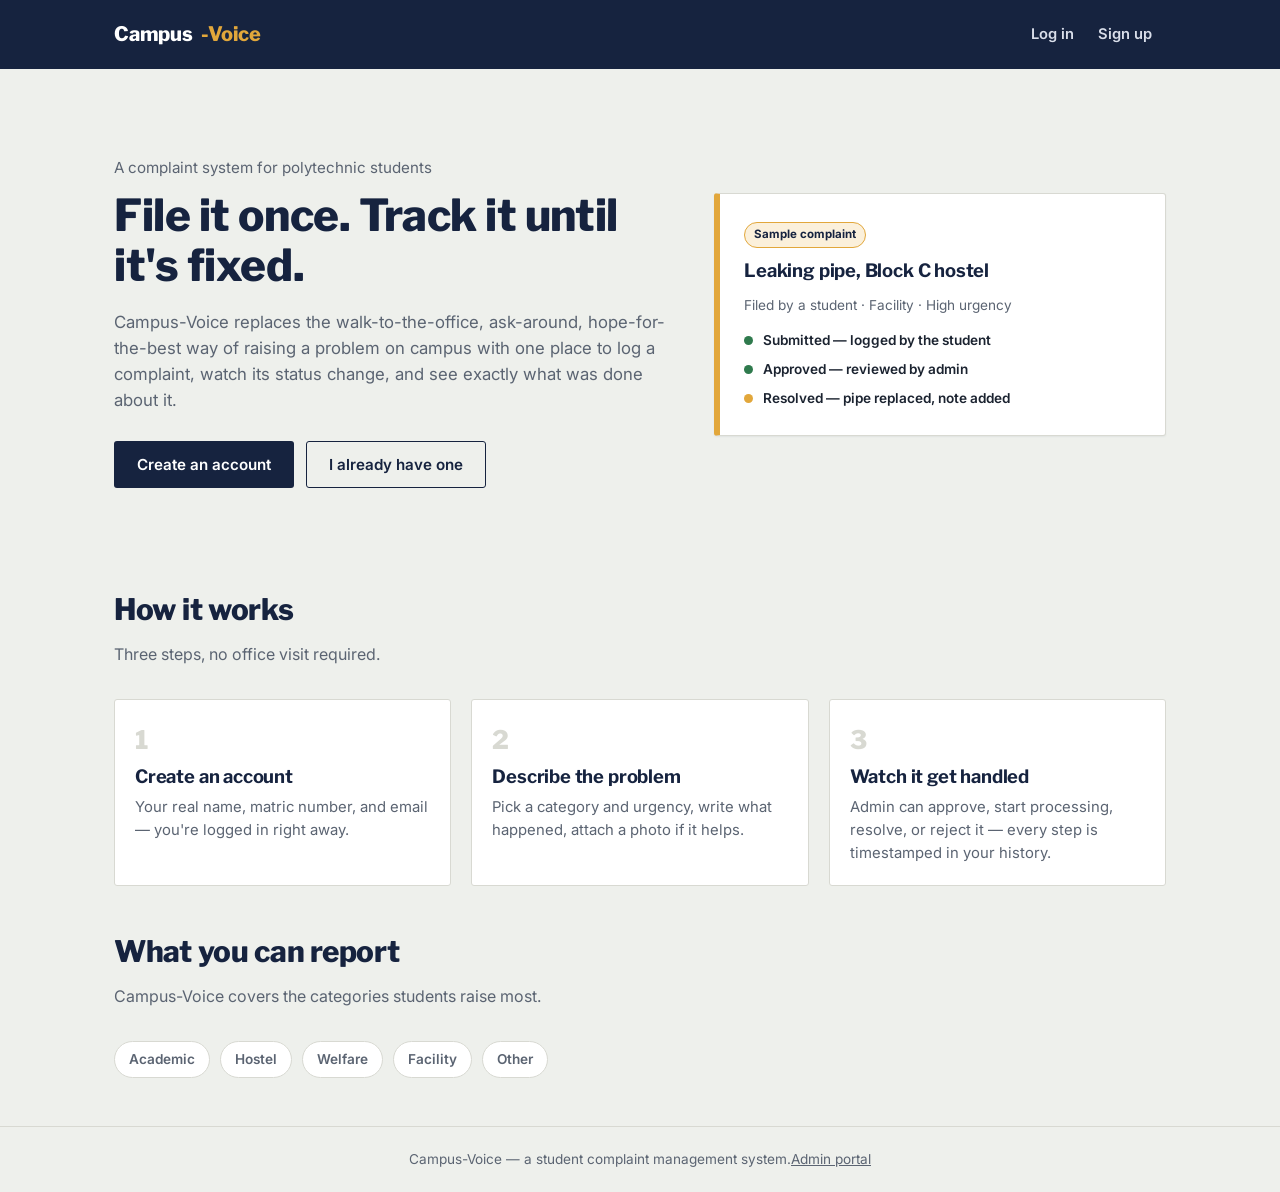
<file: index.html>
<!DOCTYPE html>
<html lang="en">
<head>
<meta charset="UTF-8">
<meta name="viewport" content="width=device-width, initial-scale=1.0">
<title>Campus-Voice — Student Complaint Management System</title>
<meta name="description" content="Campus-Voice lets students file, track, and resolve complaints without joining a queue at an office.">
<link rel="stylesheet" href="css/style.css">
</head>
<body>

  <nav class="site-nav">
    <div class="container">
      <a href="index.html" class="brand">Campus<span class="flag">-Voice</span></a>
      <div class="nav-links">
        <a href="login.html">Log in</a>
        <a href="signup.html" class="btn btn-accent btn-sm">Sign up</a>
      </div>
    </div>
  </nav>

  <header class="hero">
    <div class="container">
      <div>
        <p class="hero-eyebrow">A complaint system for polytechnic students</p>
        <h1>File it once. Track it until it's fixed.</h1>
        <p class="lead">Campus-Voice replaces the walk-to-the-office, ask-around, hope-for-the-best way of raising a
          problem on campus with one place to log a complaint, watch its status change, and see exactly what was
          done about it.</p>
        <div class="hero-actions">
          <a href="signup.html" class="btn btn-primary">Create an account</a>
          <a href="login.html" class="btn btn-outline">I already have one</a>
        </div>
      </div>

      <div class="notice-card">
        <span class="tag">Sample complaint</span>
        <h3>Leaking pipe, Block C hostel</h3>
        <p class="meta">Filed by a student · Facility · High urgency</p>
        <div class="status-trail">
          <div class="step done"><span class="dot"></span> Submitted — logged by the student</div>
          <div class="step done"><span class="dot"></span> Approved — reviewed by admin</div>
          <div class="step current"><span class="dot"></span> Resolved — pipe replaced, note added</div>
        </div>
      </div>
    </div>
  </header>

  <section class="section">
    <div class="container">
      <div class="section-head">
        <h2>How it works</h2>
        <p>Three steps, no office visit required.</p>
      </div>
      <div class="step-grid">
        <div class="step-card">
          <span class="step-index">1</span>
          <h3>Create an account</h3>
          <p>Your real name, matric number, and email — you're logged in right away.</p>
        </div>
        <div class="step-card">
          <span class="step-index">2</span>
          <h3>Describe the problem</h3>
          <p>Pick a category and urgency, write what happened, attach a photo if it helps.</p>
        </div>
        <div class="step-card">
          <span class="step-index">3</span>
          <h3>Watch it get handled</h3>
          <p>Admin can approve, start processing, resolve, or reject it — every step is timestamped in your history.</p>
        </div>
      </div>
    </div>
  </section>

  <section class="section" style="padding-top:0;">
    <div class="container">
      <div class="section-head">
        <h2>What you can report</h2>
        <p>Campus-Voice covers the categories students raise most.</p>
      </div>
      <div class="category-strip">
        <span class="category-chip">Academic</span>
        <span class="category-chip">Hostel</span>
        <span class="category-chip">Welfare</span>
        <span class="category-chip">Facility</span>
        <span class="category-chip">Other</span>
      </div>
    </div>
  </section>

  <footer class="site-footer">
    <div class="container flex-between">
      <span>Campus-Voice — a student complaint management system.</span>
      <a href="admin.html">Admin portal</a>
    </div>
  </footer>

</body>
</html>
</file>
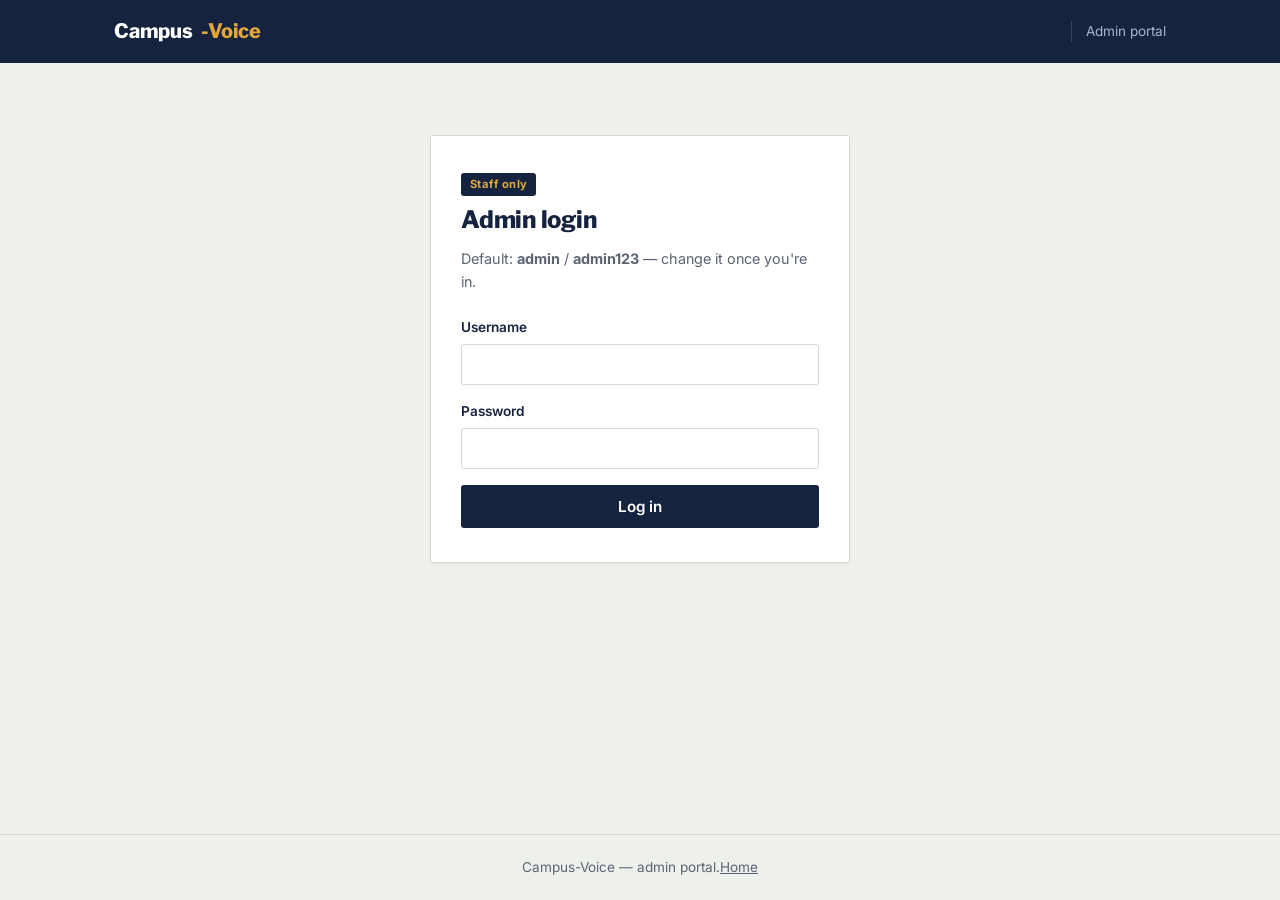
<file: admin.html>
<!DOCTYPE html>
<html lang="en">
<head>
<meta charset="UTF-8">
<meta name="viewport" content="width=device-width, initial-scale=1.0">
<title>Admin Portal — Campus-Voice</title>
<link rel="stylesheet" href="css/style.css">
</head>
<body class="app-body">

  <nav class="site-nav">
    <div class="container">
      <a href="index.html" class="brand">Campus<span class="flag">-Voice</span></a>
      <div class="nav-links">
        <span class="nav-user"><span class="nav-user-label">Admin portal</span></span>
        <button id="adminLogoutBtn" class="hidden">Log out</button>
      </div>
    </div>
  </nav>

  <main class="app-main">
    <div class="container">

      <section id="adminLoginSection">
        <div class="auth-wrap" style="min-height:50vh;">
          <div class="auth-card">
            <span class="admin-badge">Staff only</span>
            <h1>Admin login</h1>
            <p class="sub">Default: <strong>admin</strong> / <strong>admin123</strong> — change it once you're in.</p>
            <div id="adminLoginMsg" class="form-msg"></div>
            <form id="adminLoginForm" novalidate>
              <div class="field">
                <label for="adminUser">Username</label>
                <input type="text" id="adminUser" autocomplete="username" required>
              </div>
              <div class="field">
                <label for="adminPass">Password</label>
                <input type="password" id="adminPass" autocomplete="current-password" required>
              </div>
              <button type="submit" class="btn btn-primary btn-block">Log in</button>
            </form>
          </div>
        </div>
      </section>

      <section id="adminDashSection" class="hidden">
        <div class="page-head">
          <div>
            <h1>All complaints</h1>
            <p>Every complaint filed by every student, in one place.</p>
          </div>
        </div>

        <div id="statsGrid" class="stats-grid"></div>

        <div class="panel">
          <div class="filter-row">
            <div class="field">
              <label for="filterCategory">Category</label>
              <select id="filterCategory">
                <option value="all">All categories</option>
                <option>Academic</option>
                <option>Hostel</option>
                <option>Welfare</option>
                <option>Facility</option>
                <option>Other</option>
              </select>
            </div>
            <div class="field">
              <label for="filterStatus">Status</label>
              <select id="filterStatus">
                <option value="all">All statuses</option>
                <option>Submitted</option>
                <option>Approved</option>
                <option>In Progress</option>
                <option>Resolved</option>
                <option>Rejected</option>
              </select>
            </div>
            <div class="field">
              <label for="filterUrgency">Urgency</label>
              <select id="filterUrgency">
                <option value="all">All urgencies</option>
                <option>Low</option>
                <option>Medium</option>
                <option>High</option>
              </select>
            </div>
          </div>

          <div class="table-wrap">
            <table class="complaints-table">
              <thead>
                <tr>
                  <th>Student</th><th>Category</th><th>Description</th><th>Urgency</th><th>Status</th><th>Filed</th><th></th>
                </tr>
              </thead>
              <tbody id="complaintsTableBody"></tbody>
            </table>
          </div>
          <div id="tableEmpty" class="empty-state hidden">
            <div class="flag-icon">🏳️</div>
            <h3>No complaints match these filters</h3>
            <p>Try widening the category, status, or urgency filters above.</p>
          </div>
        </div>

        <div class="panel">
          <h3 class="mt-0">Change admin password</h3>
          <div id="changePassMsg" class="form-msg"></div>
          <form id="changePassForm" novalidate>
            <div class="field-row">
              <div class="field">
                <label for="cpCurrent">Current password</label>
                <input type="password" id="cpCurrent" required>
              </div>
              <div class="field">
                <label for="cpNew">New password</label>
                <input type="password" id="cpNew" required>
              </div>
            </div>
            <button type="submit" class="btn btn-outline">Update password</button>
          </form>
        </div>
      </section>

    </div>
  </main>

  <footer class="site-footer">
    <div class="container flex-between">
      <span>Campus-Voice — admin portal.</span>
      <a href="index.html">Home</a>
    </div>
  </footer>

  <div id="manageModal" class="modal-overlay">
    <div class="modal" id="manageModalBody"></div>
  </div>

  <script src="js/utils.js"></script>
  <script src="js/db.js"></script>
  <script src="js/admin.js"></script>
</body>
</html>
</file>
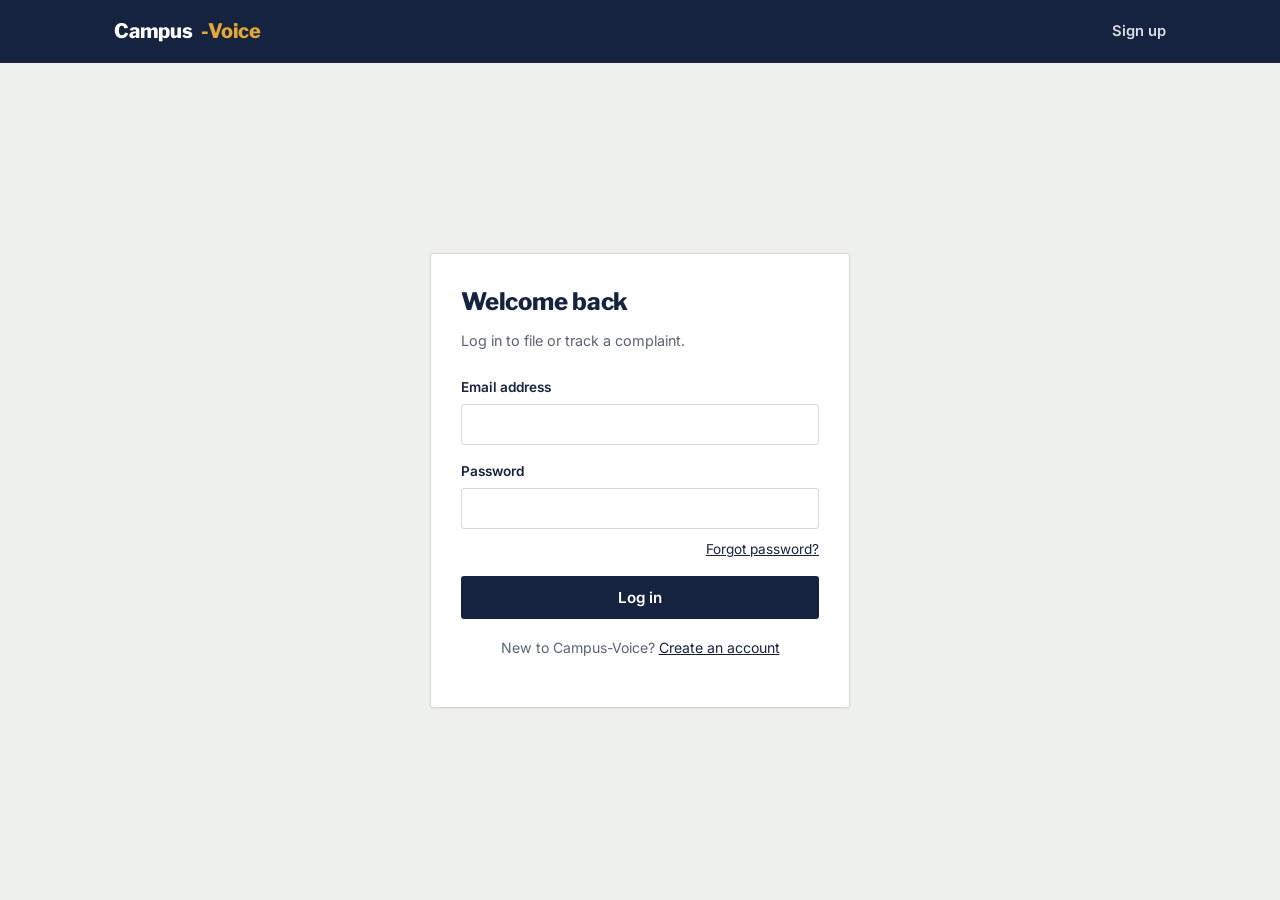
<file: dashboard.html>
<!DOCTYPE html>
<html lang="en">
<head>
<meta charset="UTF-8">
<meta name="viewport" content="width=device-width, initial-scale=1.0">
<title>My Dashboard — Campus-Voice</title>
<link rel="stylesheet" href="css/style.css">
</head>
<body class="app-body">

  <nav class="site-nav">
    <div class="container">
      <a href="index.html" class="brand">Campus<span class="flag">-Voice</span></a>
      <div class="nav-links">
        <span class="nav-user">
          <span class="nav-user-label">Signed in as </span>
          <strong id="navUserName">…</strong> · <span id="navUserMatric"></span>
        </span>
        <button id="logoutBtn">Log out</button>
      </div>
    </div>
  </nav>

  <main class="app-main">
    <div class="container">
      <div class="page-head">
        <div>
          <h1>Your complaints</h1>
          <p>File a new complaint or check where an existing one stands.</p>
        </div>
      </div>

      <div class="tabs">
        <button class="tab-btn active" data-tab="panel-submit">Submit a complaint</button>
        <button class="tab-btn" data-tab="panel-my-complaints">My Complaints</button>
      </div>

      <div id="panel-submit" class="tab-panel active">
        <div class="panel">
          <h3 class="mt-0">Describe the issue</h3>
          <div id="complaintMsg" class="form-msg"></div>
          <form id="complaintForm" novalidate>
            <div class="field-row">
              <div class="field">
                <label for="cCategory">Category</label>
                <select id="cCategory" required>
                  <option value="" disabled selected>Choose a category</option>
                  <option>Academic</option>
                  <option>Hostel</option>
                  <option>Welfare</option>
                  <option>Facility</option>
                  <option>Other</option>
                </select>
              </div>
              <div class="field">
                <label for="cUrgency">Urgency</label>
                <select id="cUrgency" required>
                  <option value="" disabled selected>Choose urgency</option>
                  <option>Low</option>
                  <option>Medium</option>
                  <option>High</option>
                </select>
              </div>
            </div>
            <div class="field">
              <label for="cDescription">Description</label>
              <textarea id="cDescription" rows="5" placeholder="What happened, where, and since when?" required></textarea>
            </div>
            <div class="field">
              <label for="cAttachment">Attachment (optional)</label>
              <input type="file" id="cAttachment" accept="image/*,.pdf">
              <div class="hint" id="fileNameLabel">No file selected</div>
              <div class="hint">Images and PDFs up to 1.5MB.</div>
            </div>
            <button type="submit" class="btn btn-primary btn-block">Submit complaint</button>
          </form>
        </div>
      </div>

      <div id="panel-my-complaints" class="tab-panel">
        <div id="complaintList" class="complaint-list"></div>
        <div id="complaintEmpty" class="empty-state hidden">
          <div class="flag-icon">🏳️</div>
          <h3>Nothing filed yet</h3>
          <p>Complaints you submit will show up here with a live status. Use the "Submit a complaint" tab to file
            your first one.</p>
        </div>
      </div>
    </div>
  </main>

  <footer class="site-footer">
    <div class="container flex-between">
      <span>Campus-Voice — a student complaint management system.</span>
      <a href="index.html">Home</a>
    </div>
  </footer>

  <div id="historyModal" class="modal-overlay">
    <div class="modal" id="historyModalBody"></div>
  </div>

  <script src="js/utils.js"></script>
  <script src="js/db.js"></script>
  <script src="js/auth.js"></script>
  <script src="js/dashboard.js"></script>
</body>
</html>
</file>
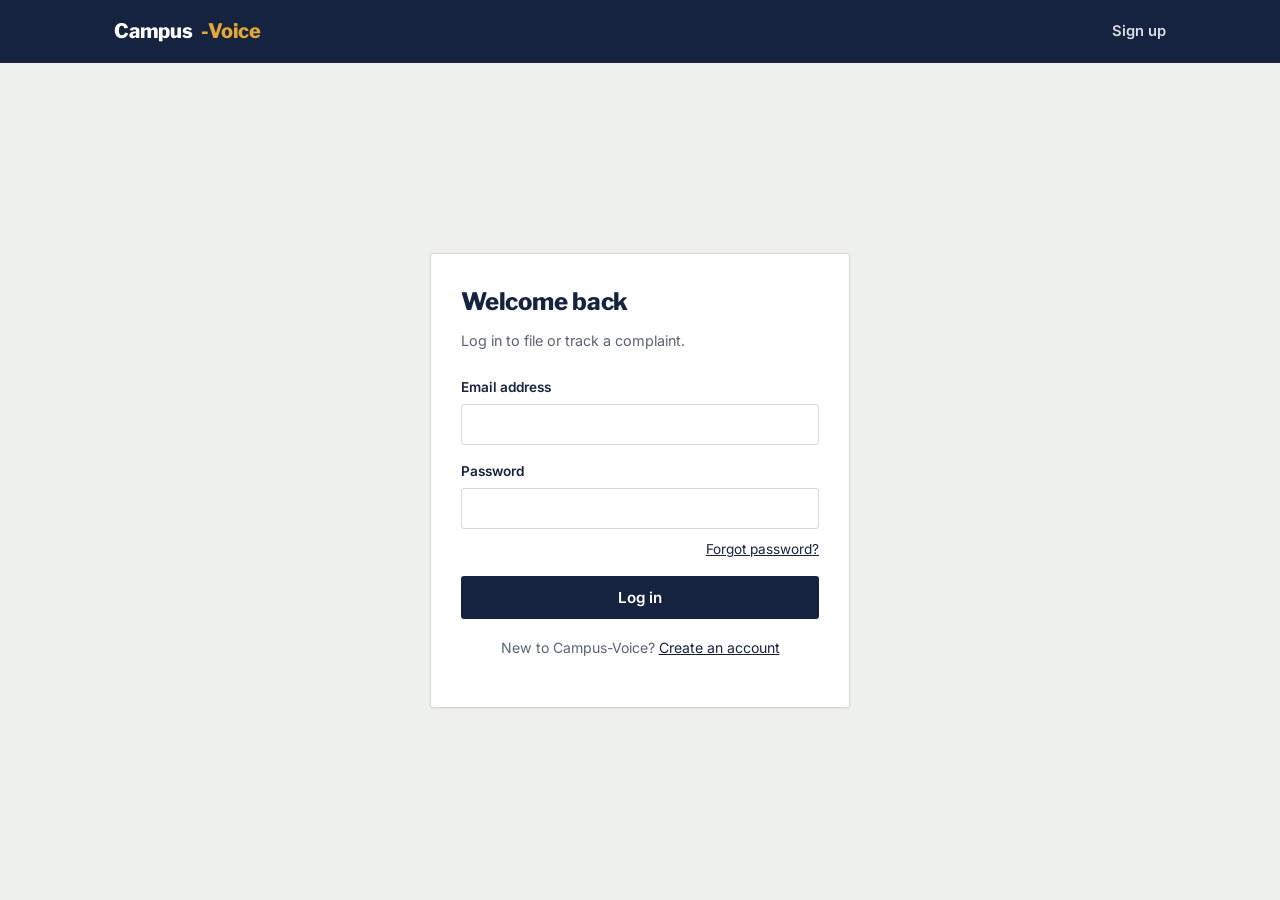
<file: login.html>
<!DOCTYPE html>
<html lang="en">
<head>
<meta charset="UTF-8">
<meta name="viewport" content="width=device-width, initial-scale=1.0">
<title>Log in — Campus-Voice</title>
<link rel="stylesheet" href="css/style.css">
</head>
<body>

  <nav class="site-nav">
    <div class="container">
      <a href="index.html" class="brand">Campus<span class="flag">-Voice</span></a>
      <div class="nav-links"><a href="signup.html">Sign up</a></div>
    </div>
  </nav>

  <div class="auth-wrap">
    <div class="auth-card">

      <form id="loginForm" novalidate>
        <h1>Welcome back</h1>
        <p class="sub">Log in to file or track a complaint.</p>
        <div id="loginMsg" class="form-msg"></div>

        <div class="field">
          <label for="liEmail">Email address</label>
          <input type="email" id="liEmail" autocomplete="email" required>
        </div>
        <div class="field">
          <label for="liPassword">Password</label>
          <input type="password" id="liPassword" autocomplete="current-password" required>
        </div>

        <div class="link-row" style="display:flex;justify-content:flex-end;margin:-6px 0 16px;font-size:0.85rem;">
          <a href="#" id="forgotLink">Forgot password?</a>
        </div>

        <button type="submit" class="btn btn-primary btn-block">Log in</button>
      </form>

      <div id="forgotCard" class="hidden">
        <h1>Reset your password</h1>
        <p class="sub">Confirm your email and matric number to set a new password.</p>
        <div id="forgotMsg" class="form-msg"></div>
        <form id="forgotForm" novalidate>
          <div class="field">
            <label for="fpEmail">Email address</label>
            <input type="email" id="fpEmail" required>
          </div>
          <div class="field">
            <label for="fpMatric">Matric number</label>
            <input type="text" id="fpMatric" required>
          </div>
          <div class="field">
            <label for="fpNewPassword">New password</label>
            <input type="password" id="fpNewPassword" required>
          </div>
          <button type="submit" class="btn btn-primary btn-block">Update password</button>
        </form>
        <p class="auth-foot"><a href="#" id="cancelForgot">Back to log in</a></p>
      </div>

      <p class="auth-foot">New to Campus-Voice? <a href="signup.html">Create an account</a></p>
    </div>
  </div>

  <script src="js/utils.js"></script>
  <script src="js/db.js"></script>
  <script src="js/auth.js"></script>
</body>
</html>
</file>
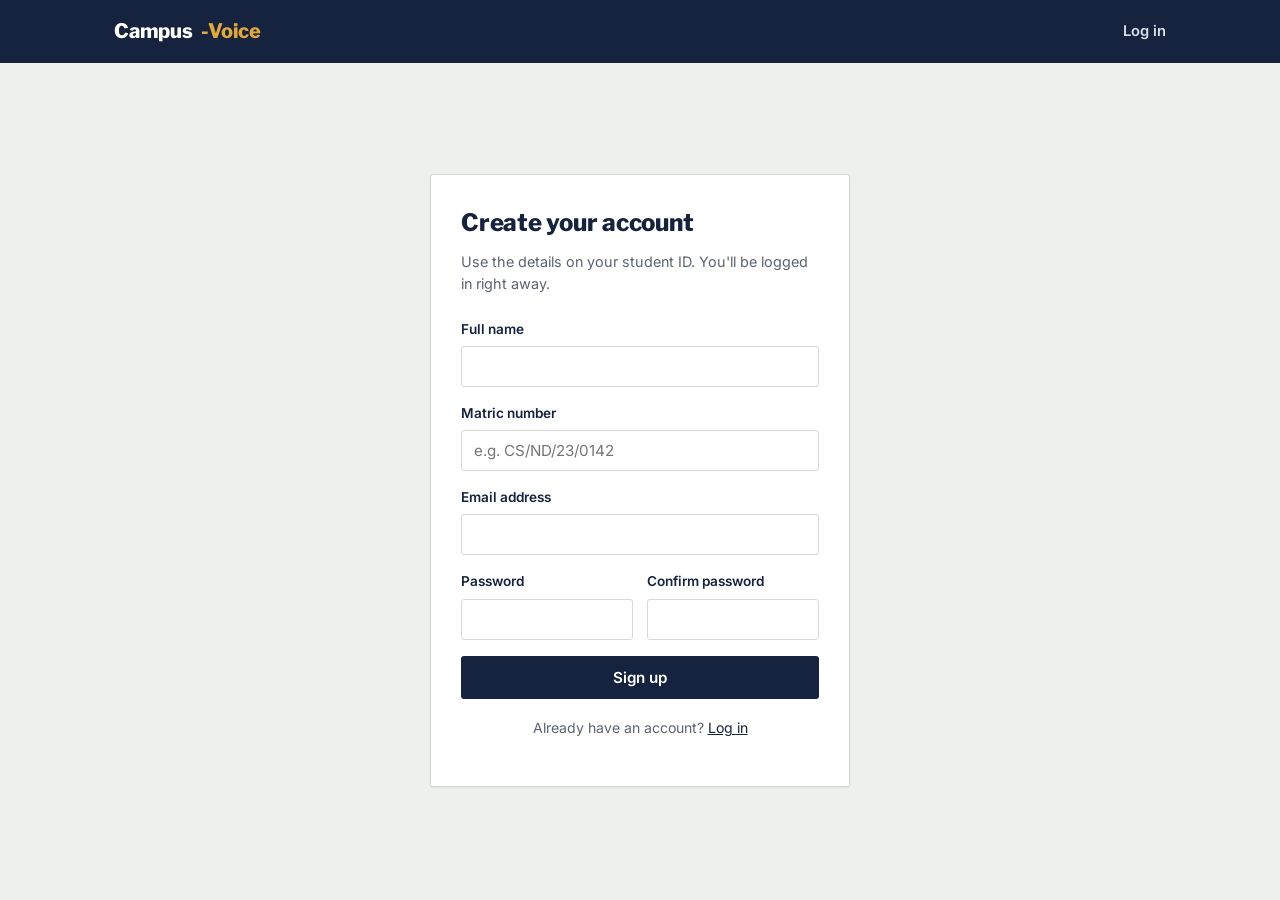
<file: signup.html>
<!DOCTYPE html>
<html lang="en">
<head>
<meta charset="UTF-8">
<meta name="viewport" content="width=device-width, initial-scale=1.0">
<title>Sign up — Campus-Voice</title>
<link rel="stylesheet" href="css/style.css">
</head>
<body>

  <nav class="site-nav">
    <div class="container">
      <a href="index.html" class="brand">Campus<span class="flag">-Voice</span></a>
      <div class="nav-links"><a href="login.html">Log in</a></div>
    </div>
  </nav>

  <div class="auth-wrap">
    <div class="auth-card">
      <form id="signupForm" novalidate>
        <h1>Create your account</h1>
        <p class="sub">Use the details on your student ID. You'll be logged in right away.</p>
        <div id="signupMsg" class="form-msg"></div>

        <div class="field">
          <label for="suName">Full name</label>
          <input type="text" id="suName" autocomplete="name" required>
        </div>
        <div class="field">
          <label for="suMatric">Matric number</label>
          <input type="text" id="suMatric" placeholder="e.g. CS/ND/23/0142" required>
        </div>
        <div class="field">
          <label for="suEmail">Email address</label>
          <input type="email" id="suEmail" autocomplete="email" required>
        </div>
        <div class="field-row">
          <div class="field">
            <label for="suPassword">Password</label>
            <input type="password" id="suPassword" autocomplete="new-password" required>
          </div>
          <div class="field">
            <label for="suConfirm">Confirm password</label>
            <input type="password" id="suConfirm" autocomplete="new-password" required>
          </div>
        </div>

        <button type="submit" class="btn btn-primary btn-block">Sign up</button>
      </form>
      <p class="auth-foot">Already have an account? <a href="login.html">Log in</a></p>
    </div>
  </div>

  <script src="js/utils.js"></script>
  <script src="js/db.js"></script>
  <script src="js/auth.js"></script>
</body>
</html>
</file>
<file: css/style.css>
/* ============================================================
   Campus-Voice — Design Tokens & Shared Styles
   Palette: institutional navy + notice-board amber, on cool paper.
   Type: Libre Franklin (condensed, poster-like) for headings,
         Inter for body/UI text.
   ============================================================ */

@import url('https://fonts.googleapis.com/css2?family=Libre+Franklin:wght@500;700;800&family=Inter:wght@400;500;600;700&display=swap');

:root {
  /* Color */
  --ink:        #16233F;
  --ink-2:      #223458;
  --amber:      #E2A73B;
  --paper:      #EEF0EC;
  --surface:    #FFFFFF;
  --text:       #1B2330;
  --slate:      #5B6472;
  --line:       #D8D9D2;
  --blue:       #2C5F9E;
  --green:      #2F7A4D;
  --teal:       #1F7A6C;
  --red:        #B23A2E;
  --amber-tint: #FBF0DB;
  --blue-tint:  #E5EDF6;
  --green-tint: #E4F0E8;
  --teal-tint:  #E1F0ED;
  --red-tint:   #F7E7E5;

  --font-head: 'Libre Franklin', sans-serif;
  --font-body: 'Inter', sans-serif;

  --radius: 3px;
  --shadow: 0 1px 2px rgba(22, 35, 63, 0.06);
  --max-width: 1100px;
}

* { box-sizing: border-box; }
html { scroll-behavior: smooth; }
body {
  margin: 0;
  font-family: var(--font-body);
  background: var(--paper);
  color: var(--text);
  line-height: 1.55;
  -webkit-font-smoothing: antialiased;
}
h1, h2, h3, h4 {
  font-family: var(--font-head);
  color: var(--ink);
  margin: 0 0 0.5em;
  line-height: 1.15;
  font-weight: 800;
  letter-spacing: -0.01em;
}
h1 { font-size: clamp(2rem, 4vw, 2.75rem); }
h2 { font-size: clamp(1.4rem, 2.6vw, 1.85rem); }
h3 { font-size: 1.15rem; font-weight: 700; }
p { max-width: 66ch; }
a { color: var(--ink); }
.container { max-width: var(--max-width); margin: 0 auto; padding: 0 24px; }

/* ---------- Buttons ---------- */
.btn {
  display: inline-flex; align-items: center; justify-content: center; gap: 8px;
  font-family: var(--font-body); font-weight: 600; font-size: 0.95rem;
  padding: 11px 22px; border-radius: var(--radius); border: 1px solid transparent;
  cursor: pointer; text-decoration: none;
  transition: background 0.15s ease, border-color 0.15s ease, color 0.15s ease;
}
.btn-primary { background: var(--ink); color: #fff; }
.btn-primary:hover { background: var(--ink-2); }
.btn-accent { background: var(--amber); color: var(--ink); }
.btn-accent:hover { background: #d4972c; }
.btn-outline { background: transparent; color: var(--ink); border-color: var(--ink); }
.btn-outline:hover { background: var(--ink); color: #fff; }
.btn-ghost { background: transparent; color: var(--slate); border: none; padding: 8px 10px; }
.btn-ghost:hover { color: var(--ink); }
.btn-danger { background: var(--red); color: #fff; }
.btn-danger:hover { background: #952f25; }
.btn-block { width: 100%; }
.btn-sm { padding: 7px 14px; font-size: 0.85rem; }
.btn:disabled { opacity: 0.55; cursor: not-allowed; }

/* ---------- Top nav ---------- */
.site-nav { background: var(--ink); color: #fff; }
.site-nav .container { display: flex; align-items: center; justify-content: space-between; padding-top: 16px; padding-bottom: 16px; }
.brand { display: flex; align-items: baseline; gap: 8px; color: #fff; text-decoration: none; font-family: var(--font-head); font-weight: 800; font-size: 1.25rem; }
.brand .flag { color: var(--amber); }
.nav-links { display: flex; align-items: center; gap: 10px; }
.nav-links a, .nav-links button {
  color: #d9deea; text-decoration: none; font-size: 0.92rem; font-weight: 600;
  background: none; border: none; cursor: pointer; font-family: var(--font-body);
}
.nav-links a:hover, .nav-links button:hover { color: #fff; }
.nav-user { font-size: 0.85rem; color: #aab3c6; border-left: 1px solid #33436a; padding-left: 14px; margin-left: 4px; }
.nav-user strong { color: #fff; }

/* ---------- Hero ---------- */
.hero { padding: 72px 0 56px; }
.hero .container { display: grid; grid-template-columns: 1.1fr 0.9fr; gap: 48px; align-items: center; }
.hero-eyebrow { color: var(--slate); font-size: 0.95rem; margin-bottom: 10px; }
.hero h1 { margin-bottom: 18px; }
.hero p.lead { color: var(--slate); font-size: 1.05rem; margin-bottom: 28px; }
.hero-actions { display: flex; gap: 12px; flex-wrap: wrap; }

.notice-card {
  background: var(--surface); border: 1px solid var(--line); border-left: 6px solid var(--amber);
  border-radius: var(--radius); box-shadow: var(--shadow); padding: 26px 24px;
}
.notice-card .tag {
  display: inline-block; font-size: 0.72rem; font-weight: 700; color: var(--ink);
  background: var(--amber-tint); border: 1px solid var(--amber); padding: 3px 9px; border-radius: 999px; margin-bottom: 12px;
}
.notice-card h3 { margin-bottom: 6px; }
.notice-card .meta { color: var(--slate); font-size: 0.85rem; margin-bottom: 14px; }
.status-trail { display: flex; flex-direction: column; gap: 8px; margin-top: 14px; }
.status-trail .step { display: flex; align-items: center; gap: 10px; font-size: 0.85rem; color: var(--slate); }
.status-trail .dot { width: 9px; height: 9px; border-radius: 50%; background: var(--line); flex-shrink: 0; }
.status-trail .step.done .dot { background: var(--green); }
.status-trail .step.current .dot { background: var(--amber); }
.status-trail .step.done, .status-trail .step.current { color: var(--text); font-weight: 600; }

/* ---------- Sections ---------- */
.section { padding: 48px 0; }
.section-head { max-width: 60ch; margin-bottom: 32px; }
.section-head p { color: var(--slate); }
.step-grid { display: grid; grid-template-columns: repeat(auto-fit, minmax(220px, 1fr)); gap: 20px; }
.step-card { background: var(--surface); border: 1px solid var(--line); border-radius: var(--radius); padding: 20px; }
.step-card .step-index { font-family: var(--font-head); font-weight: 800; font-size: 1.6rem; color: var(--line); display: block; margin-bottom: 6px; }
.step-card p { color: var(--slate); font-size: 0.93rem; margin: 0; }
.category-strip { display: flex; flex-wrap: wrap; gap: 10px; margin-top: 8px; }
.category-chip { border: 1px solid var(--line); background: var(--surface); padding: 7px 14px; border-radius: 999px; font-size: 0.85rem; color: var(--slate); font-weight: 600; }

footer.site-footer {
  border-top: 1px solid var(--line); padding: 22px 0; color: var(--slate); font-size: 0.85rem;
  display: flex; justify-content: space-between; flex-wrap: wrap; gap: 8px;
}
footer.site-footer a { color: var(--slate); }

/* ---------- Auth pages ---------- */
.auth-wrap { min-height: calc(100vh - 65px); display: flex; align-items: center; justify-content: center; padding: 40px 16px; }
.auth-card { width: 100%; max-width: 420px; background: var(--surface); border: 1px solid var(--line); border-radius: var(--radius); box-shadow: var(--shadow); padding: 34px 30px; }
.auth-card h1 { font-size: 1.5rem; margin-bottom: 4px; }
.auth-card .sub { color: var(--slate); font-size: 0.9rem; margin-bottom: 24px; }
.auth-foot { text-align: center; font-size: 0.88rem; color: var(--slate); margin-top: 18px; }

.field { margin-bottom: 16px; }
.field label { display: block; font-size: 0.85rem; font-weight: 600; color: var(--ink); margin-bottom: 6px; }
.field input, .field select, .field textarea {
  width: 100%; font-family: var(--font-body); font-size: 0.95rem; padding: 10px 12px;
  border: 1px solid var(--line); border-radius: var(--radius); background: #fff; color: var(--text);
}
.field input:focus, .field select:focus, .field textarea:focus, button:focus-visible, a:focus-visible {
  outline: 2px solid var(--blue); outline-offset: 1px;
}
.field .hint { font-size: 0.78rem; color: var(--slate); margin-top: 5px; }
.field-row { display: grid; grid-template-columns: 1fr 1fr; gap: 14px; }

.form-msg { padding: 10px 13px; border-radius: var(--radius); font-size: 0.87rem; margin-bottom: 16px; display: none; }
.form-msg.show { display: block; }
.form-msg.error { background: var(--red-tint); color: var(--red); border: 1px solid #e3b3ac; }
.form-msg.success { background: var(--green-tint); color: var(--green); border: 1px solid #b7d9c1; }
.form-msg.info { background: var(--blue-tint); color: var(--blue); border: 1px solid #b9cde6; }

/* ---------- App shell ---------- */
.app-body { min-height: 100vh; display: flex; flex-direction: column; }
.app-main { flex: 1; padding: 32px 0 56px; }
.page-head { display: flex; justify-content: space-between; align-items: flex-end; flex-wrap: wrap; gap: 14px; margin-bottom: 26px; }
.page-head p { color: var(--slate); margin: 4px 0 0; }

.tabs { display: flex; gap: 4px; border-bottom: 1px solid var(--line); margin-bottom: 28px; }
.tab-btn {
  background: none; border: none; cursor: pointer; padding: 10px 16px;
  font-family: var(--font-body); font-weight: 600; font-size: 0.92rem; color: var(--slate);
  border-bottom: 2px solid transparent; margin-bottom: -1px;
}
.tab-btn.active { color: var(--ink); border-bottom-color: var(--amber); }
.tab-panel { display: none; }
.tab-panel.active { display: block; }

.panel { background: var(--surface); border: 1px solid var(--line); border-radius: var(--radius); padding: 26px; }
.panel + .panel { margin-top: 20px; }

/* ---------- Status badges ---------- */
.badge {
  display: inline-flex; align-items: center; gap: 6px; font-size: 0.78rem; font-weight: 700;
  padding: 4px 10px; border-radius: 999px; white-space: nowrap;
}
.badge::before { content: ""; width: 7px; height: 7px; border-radius: 50%; }
.badge-submitted { background: var(--amber-tint); color: #8a6410; }
.badge-submitted::before { background: var(--amber); }
.badge-approved { background: var(--teal-tint); color: var(--teal); }
.badge-approved::before { background: var(--teal); }
.badge-progress { background: var(--blue-tint); color: var(--blue); }
.badge-progress::before { background: var(--blue); }
.badge-resolved { background: var(--green-tint); color: var(--green); }
.badge-resolved::before { background: var(--green); }
.badge-rejected { background: var(--red-tint); color: var(--red); }
.badge-rejected::before { background: var(--red); }

.urgency-tag { font-size: 0.76rem; font-weight: 700; }
.urgency-High { color: var(--red); }
.urgency-Medium { color: #8a6410; }
.urgency-Low { color: var(--slate); }

/* ---------- Complaint cards / list ---------- */
.complaint-list { display: flex; flex-direction: column; gap: 12px; }
.complaint-card {
  background: var(--surface); border: 1px solid var(--line); border-left-width: 5px;
  border-radius: var(--radius); padding: 16px 18px; cursor: pointer; transition: box-shadow 0.15s ease;
}
.complaint-card:hover { box-shadow: var(--shadow); }
.complaint-card.border-submitted { border-left-color: var(--amber); }
.complaint-card.border-approved { border-left-color: var(--teal); }
.complaint-card.border-progress { border-left-color: var(--blue); }
.complaint-card.border-resolved { border-left-color: var(--green); }
.complaint-card.border-rejected { border-left-color: var(--red); }
.complaint-card .row1 { display: flex; justify-content: space-between; align-items: flex-start; gap: 10px; margin-bottom: 8px; }
.complaint-card .cat { font-family: var(--font-head); font-weight: 700; color: var(--ink); font-size: 1.02rem; }
.complaint-card .desc {
  color: var(--slate); font-size: 0.9rem; margin: 0; max-width: 70ch;
  display: -webkit-box; -webkit-line-clamp: 2; -webkit-box-orient: vertical; overflow: hidden;
}
.complaint-card .row2 { display: flex; gap: 14px; align-items: center; margin-top: 10px; font-size: 0.78rem; color: var(--slate); flex-wrap: wrap; }

.empty-state { text-align: center; padding: 56px 20px; border: 1px dashed var(--line); border-radius: var(--radius); color: var(--slate); }
.empty-state .flag-icon { font-size: 1.8rem; margin-bottom: 10px; }
.empty-state h3 { margin-bottom: 6px; }

/* ---------- Stats ---------- */
.stats-grid { display: grid; grid-template-columns: repeat(auto-fit, minmax(150px, 1fr)); gap: 14px; margin-bottom: 26px; }
.stat-card { background: var(--surface); border: 1px solid var(--line); border-radius: var(--radius); padding: 16px 18px; }
.stat-card .num { font-family: var(--font-head); font-size: 1.9rem; font-weight: 800; color: var(--ink); display: block; }
.stat-card .label { color: var(--slate); font-size: 0.82rem; }
.stat-card.accent { border-top: 3px solid var(--amber); }
.stat-card.blue { border-top: 3px solid var(--blue); }
.stat-card.green { border-top: 3px solid var(--green); }
.stat-card.teal { border-top: 3px solid var(--teal); }
.stat-card.red { border-top: 3px solid var(--red); }

/* ---------- Filters ---------- */
.filter-row { display: flex; gap: 12px; flex-wrap: wrap; margin-bottom: 18px; align-items: flex-end; }
.filter-row .field { margin-bottom: 0; min-width: 160px; }

/* ---------- Table ---------- */
.table-wrap { overflow-x: auto; }
table.complaints-table { width: 100%; border-collapse: collapse; font-size: 0.9rem; }
table.complaints-table th {
  text-align: left; font-family: var(--font-body); font-weight: 700; color: var(--slate);
  font-size: 0.78rem; text-transform: uppercase; letter-spacing: 0.03em; padding: 10px 12px; border-bottom: 1px solid var(--line);
}
table.complaints-table td { padding: 12px; border-bottom: 1px solid var(--line); vertical-align: top; }
table.complaints-table tr:last-child td { border-bottom: none; }
table.complaints-table td.desc-cell { max-width: 260px; color: var(--slate); }

/* ---------- Modal ---------- */
.modal-overlay {
  position: fixed; inset: 0; background: rgba(22, 35, 63, 0.5);
  display: none; align-items: center; justify-content: center; padding: 20px; z-index: 50;
}
.modal-overlay.show { display: flex; }
.modal {
  background: #fff; border-radius: var(--radius); max-width: 560px; width: 100%;
  max-height: 88vh; overflow-y: auto; padding: 28px; box-shadow: 0 12px 32px rgba(0,0,0,0.22);
}
.modal-head { display: flex; justify-content: space-between; align-items: flex-start; margin-bottom: 14px; }
.modal-close { background: none; border: none; font-size: 1.3rem; color: var(--slate); cursor: pointer; line-height: 1; }
.modal .attachment-preview img { max-width: 100%; border-radius: var(--radius); border: 1px solid var(--line); margin-top: 10px; }

.history-list { list-style: none; margin: 14px 0 0; padding: 0; border-left: 2px solid var(--line); }
.history-list li { position: relative; padding: 0 0 16px 20px; }
.history-list li::before { content: ""; position: absolute; left: -6px; top: 3px; width: 10px; height: 10px; border-radius: 50%; background: var(--ink); border: 2px solid #fff; }
.history-list .h-status { font-weight: 700; font-size: 0.9rem; }
.history-list .h-time { color: var(--slate); font-size: 0.78rem; }
.history-list .h-note { color: var(--slate); font-size: 0.86rem; margin-top: 3px; }

/* ---------- Admin login badge ---------- */
.admin-badge {
  display: inline-block; background: var(--ink); color: var(--amber); font-size: 0.7rem; font-weight: 700;
  letter-spacing: 0.04em; padding: 3px 9px; border-radius: 3px; margin-bottom: 10px;
}

/* ---------- Action buttons row (admin manage) ---------- */
.action-row { display: flex; gap: 8px; flex-wrap: wrap; margin-top: 4px; }
.action-row .btn { flex: 1; min-width: 110px; }

/* ---------- Utility ---------- */
.text-center { text-align: center; }
.mt-0 { margin-top: 0; }
.small { font-size: 0.85rem; color: var(--slate); }
.divider { height: 1px; background: var(--line); margin: 22px 0; border: none; }
.flex-between { display: flex; justify-content: space-between; align-items: center; }
.hidden { display: none !important; }

@media (max-width: 800px) {
  .hero .container { grid-template-columns: 1fr; }
  .hero { padding: 40px 0; }
  .field-row { grid-template-columns: 1fr; }
  .page-head { flex-direction: column; align-items: flex-start; }
}
@media (max-width: 560px) {
  .nav-links span.nav-user-label { display: none; }
}
@media (prefers-reduced-motion: reduce) {
  * { animation: none !important; transition: none !important; }
}
</file>
